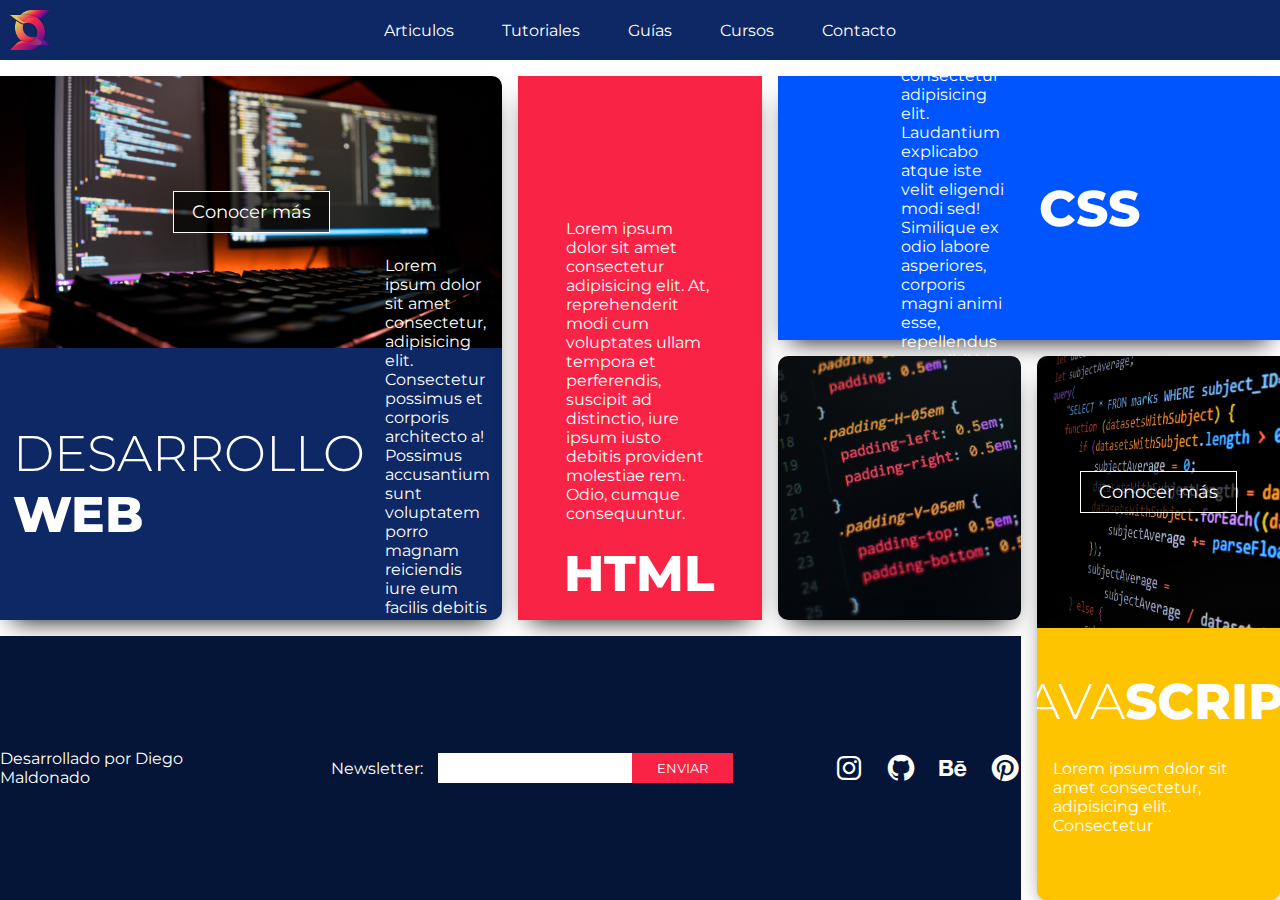
<file: index.html>
<!DOCTYPE html>
<html lang="en">
  <head>
    <meta charset="UTF-8" />
    <meta http-equiv="X-UA-Compatible" content="IE=edge" />
    <meta name="viewport" content="width=device-width, initial-scale=1.0" />
    <link
      href="https://unpkg.com/boxicons@2.1.2/css/boxicons.min.css"
      rel="stylesheet"
    />
    <link rel="stylesheet" href="styles/styles.css" />
    <title>Proyecto</title>
  </head>
  <body class="body">
    <header class="header">
      <div class="header__contenedor">
        <h1>
          <a href="index.html" class="logo">Mi página web</a>
        </h1>
        <input type="checkbox" id="btn-menu" />
        <label for="btn-menu"><i class="bx bx-menu-alt-right"></i></label>
        <nav class="menu">
          <ul>
            <li><a href="pages/articulos.html">Articulos</a></li>
            <li><a href="pages/tutoriales.html">Tutoriales</a></li>
            <li><a href="pages/guias.html">Guías</a></li>
            <li><a href="pages/cursos.html">Cursos</a></li>
            <li><a href="pages/contacto.html">Contacto</a></li>
          </ul>
        </nav>
      </div>
    </header>
    <main class="main">
      <div class="img-desarrollo"><a href="#">Conocer más</a></div>
      <div class="desarrollo">
        <h2>DESARROLLO <span>WEB</span></h2>
        <p>
          Lorem ipsum dolor sit amet consectetur, adipisicing elit. Consectetur
          possimus et corporis architecto a! Possimus accusantium sunt
          voluptatem porro magnam reiciendis iure eum facilis debitis
          asperiores. Cumque quo reiciendis dolorem!
        </p>
      </div>
    </main>
    <section class="section-html">
      <p>
        Lorem ipsum dolor sit amet consectetur adipisicing elit. At,
        reprehenderit modi cum voluptates ullam tempora et perferendis, suscipit
        ad distinctio, iure ipsum iusto debitis provident molestiae rem. Odio,
        cumque consequuntur.
      </p>
      <h2>HTML</h2>
    </section>
    <section class="section-css">
      <p>
        Lorem ipsum dolor, sit amet consectetur adipisicing elit. Laudantium
        explicabo atque iste velit eligendi modi sed! Similique ex odio labore
        asperiores, corporis magni animi esse, repellendus quo nihil id atque.
      </p>
      <h2>CSS</h2>
    </section>
    <div class="section-carrusel"></div>
    <section class="section-javascript">
      <div class="img-javascript"><a href="#">Conocer más</a></div>
      <div class="javascript">
        <h2>JAVA<span>SCRIPT</span></h2>
        <p>
          Lorem ipsum dolor sit amet consectetur, adipisicing elit. Consectetur
        </p>
      </div>
    </section>
    <footer class="footer">
      <p>Desarrollado por Diego Maldonado</p>
      <form action="" class="form">
        <label for="newsletter">Newsletter:</label>
        <input type="text" id="newsletter" />
        <input type="submit" value="ENVIAR" class="enviar"/>
      </form>
      <div class="redes-sociales">
        <ul>
          <li>
            <a href="#"><i class="bx bxl-instagram"></i></a>
          </li>
          <li>
            <a href="#"><i class="bx bxl-github"></i></a>
          </li>
          <li>
            <a href="#"><i class="bx bxl-behance"></i></a>
          </li>
          <li>
            <a href="#"><i class="bx bxl-pinterest"></i></a>
          </li>
        </ul>
      </div>
    </footer>
  </body>
</html>
</file>
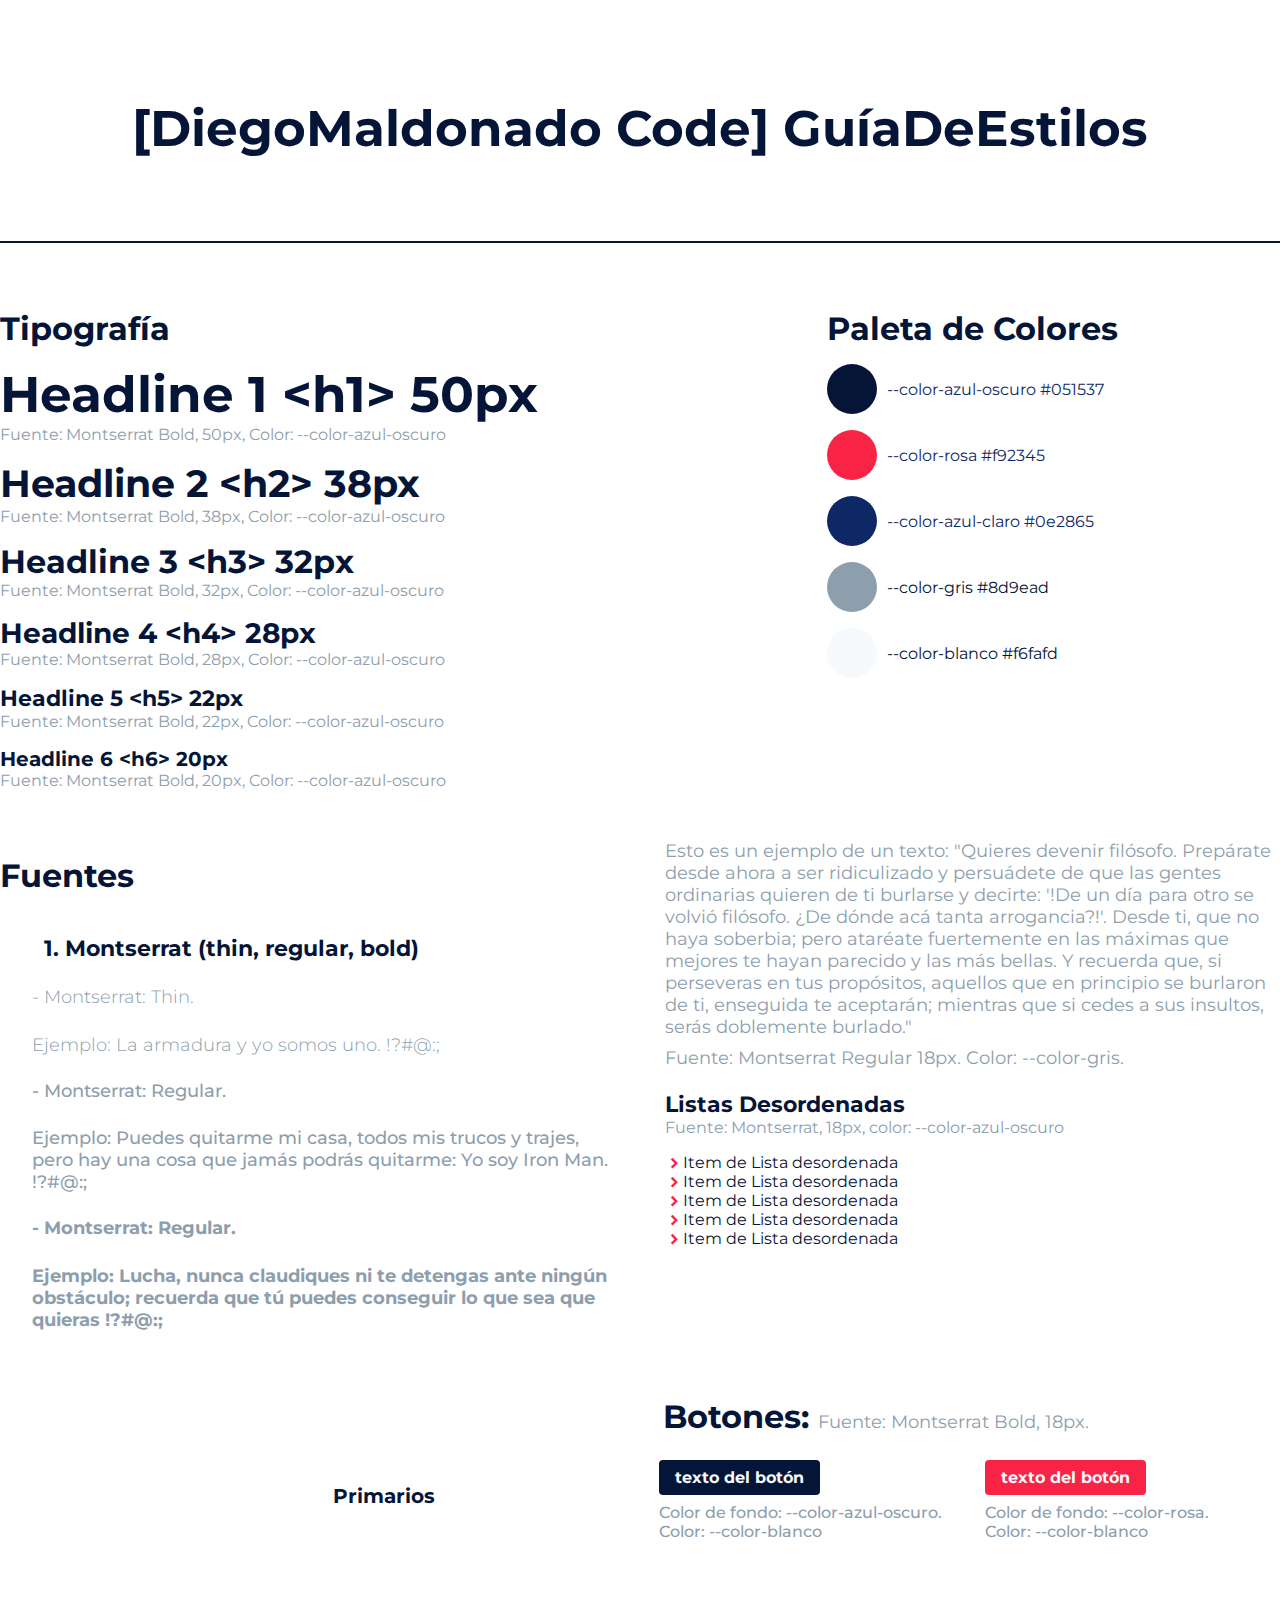
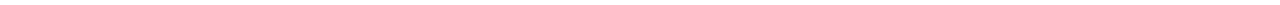
<file: pages/style-guide.html>
<!DOCTYPE html>
<html lang="en">
  <head>
    <meta charset="UTF-8" />
    <meta http-equiv="X-UA-Compatible" content="IE=edge" />
    <meta name="viewport" content="width=device-width, initial-scale=1.0" />
    <link
      href="https://unpkg.com/boxicons@2.1.2/css/boxicons.min.css"
      rel="stylesheet"
    />
    <link rel="stylesheet" href="../styles/styles-guide.css" />
    <title>Style Guide</title>
  </head>
  <body>
    <main>
      <header>
        <div class="contenedor">
          <h1>[DiegoMaldonado Code] GuíaDeEstilos</h1>
        </div>
      </header>
    </main>

    <section>
      <div class="contenedor">
        <div class="tipografia">
          <h3>Tipografía</h3>
          <h1>Headline 1 &lt;h1&gt; 50px</h1>
          <span>Fuente: Montserrat Bold, 50px, Color: --color-azul-oscuro</span>
          <h2>Headline 2 &lt;h2&gt; 38px</h2>
          <span>Fuente: Montserrat Bold, 38px, Color: --color-azul-oscuro</span>
          <h3>Headline 3 &lt;h3&gt; 32px</h3>
          <span>Fuente: Montserrat Bold, 32px, Color: --color-azul-oscuro</span>
          <h4>Headline 4 &lt;h4&gt; 28px</h4>
          <span>Fuente: Montserrat Bold, 28px, Color: --color-azul-oscuro</span>
          <h5>Headline 5 &lt;h5&gt; 22px</h5>
          <span>Fuente: Montserrat Bold, 22px, Color: --color-azul-oscuro</span>
          <h6>Headline 6 &lt;h6&gt; 20px</h6>
          <span>Fuente: Montserrat Bold, 20px, Color: --color-azul-oscuro</span>
        </div>
        <div class="colores">
          <h3>Paleta de Colores</h3>

          <div>
            <div class="color c1"></div>
            <span>--color-azul-oscuro #051537</span>
          </div>

          <div>
            <div class="color c2"></div>
            <span>--color-rosa #f92345</span>
          </div>

          <div>
            <div class="color c3"></div>
            <span>--color-azul-claro #0e2865</span>
          </div>

          <div>
            <div class="color c4"></div>
            --color-gris #8d9ead
          </div>

          <div>
            <div class="color c5"></div>
            --color-blanco #f6fafd
          </div>
        </div>
        <div class="fuentes">
          <h3>Fuentes</h3>
          <h5>1. Montserrat (thin, regular, bold)</h5>

          <div>
            <p class="thin">
              <span class="thin">- Montserrat: Thin.</span> <br />
              Ejemplo: La armadura y yo somos uno. !?#@:;
            </p>
          </div>
          <div>
            <p class="regular">
              <span class="regular">- Montserrat: Regular.</span> <br />
              Ejemplo: Puedes quitarme mi casa, todos mis trucos y trajes, pero
              hay una cosa que jamás podrás quitarme: Yo soy Iron Man. !?#@:;
            </p>
          </div>
          <div>
            <p class="bold">
              <span class="bold">- Montserrat: Regular.</span> <br />
              Ejemplo: Lucha, nunca claudiques ni te detengas ante ningún
              obstáculo; recuerda que tú puedes conseguir lo que sea que quieras
              !?#@:;
            </p>
          </div>
        </div>
        <div class="texto">
          <p>
            Esto es un ejemplo de un texto: "Quieres devenir filósofo. Prepárate
            desde ahora a ser ridiculizado y persuádete de que las gentes
            ordinarias quieren de ti burlarse y decirte: '!De un día para otro
            se volvió filósofo. ¿De dónde acá tanta arrogancia?!'. Desde ti, que
            no haya soberbia; pero ataréate fuertemente en las máximas que
            mejores te hayan parecido y las más bellas. Y recuerda que, si
            perseveras en tus propósitos, aquellos que en principio se burlaron
            de ti, enseguida te aceptarán; mientras que si cedes a sus insultos,
            serás doblemente burlado."
          </p>

          <p>Fuente: Montserrat Regular 18px. Color: --color-gris.</p>

          <h5>Listas Desordenadas</h5>
          <span>Fuente: Montserrat, 18px, color: --color-azul-oscuro</span>
          <ul>
            <li>
              <i class="bx bxs-chevron-right"></i>Item de Lista desordenada
            </li>
            <li>
              <i class="bx bxs-chevron-right"></i>Item de Lista desordenada
            </li>
            <li>
              <i class="bx bxs-chevron-right"></i>Item de Lista desordenada
            </li>
            <li>
              <i class="bx bxs-chevron-right"></i>Item de Lista desordenada
            </li>
            <li>
              <i class="bx bxs-chevron-right"></i>Item de Lista desordenada
            </li>
          </ul>
        </div>
        <div class="botones">
          <h3>Botones: <span>Fuente: Montserrat Bold, 18px.</span></h3>
          <div class="primarios">
            <h6>Primarios</h6>
            <div class="boton1">
              <a href="#" class="boton-primario">texto del botón</a>
              <div>
                <p>Color de fondo: --color-azul-oscuro.</p>
                <p>Color: --color-blanco</p>
              </div>
            </div>
            <div class="boton2">
              <a href="#" class="boton-secundario">texto del botón</a>
              <div>
                <p>Color de fondo: --color-rosa.</p>
                <p>Color: --color-blanco</p>
              </div>
            </div>
          </div>
          <div class="primarios-hover"></div>
        </div>
      </div>
    </section>
  </body>
</html>
</file>
<file: styles/styles.css>
@import url("https://fonts.googleapis.com/css2?family=Montserrat:ital,wght@0,100;0,200;0,300;0,400;0,500;0,600;0,700;0,800;0,900;1,100;1,200;1,300;1,400;1,500;1,600;1,700;1,800;1,900&display=swap");

* {
  margin: 0;
  padding: 0;
  box-sizing: border-box;
  list-style: none;
  text-decoration: none;
  font-family: "Montserrat", sans-serif;
  color: var(--color-azul-oscuro);
}

:root {
  --color-azul-claro: #0e2865;
  --color-rosa: #f92345;
  --color-azul-oscuro: #051537;
  --color-gris: #8d9ead;
  --color-blanco: #f6fafd;
}

.header__contenedor,
.main__contenedor {
  margin: auto;
  display: grid;
  grid-template-columns: 60px 1fr 60px;
  justify-content: space-between;
  align-items: center;
}

.header {
  background-color: var(--color-azul-claro);
  width: 100%;
  position: fixed;
  z-index: 2;
}

.logo {
  text-indent: -99999px;
  width: 60px;
  height: 60px;
  background: url(../images/logo.png);
  background-size: 40px;
  background-position: center center;
  background-repeat: no-repeat;
  display: block;
}

nav {
  grid-area: 1 / 2 / 2 / 3;
  justify-self: center;
}

.menu ul {
  display: flex;
  gap: 3em;
}

.menu ul a {
  color: white;
}

.bx {
  color: white;
  font-size: 32px;
  display: none;
}

#btn-menu {
  display: none;
}

.body {
  display: grid;
  grid-template-areas:
    "header header header header header"
    "main main seccion1 seccion2 seccion2"
    "main main seccion1 seccion2 seccion2"
    "main main seccion1 seccion3 seccion4"
    "main main seccion1 seccion3 seccion4"
    "footer footer footer footer seccion4"
    "footer footer footer footer seccion4";
  grid-template-columns: repeat(5, 1fr);
  grid-template-rows: 60px repeat(6, 1fr);
  height: 100vh;
  gap: 1em;
}

header {
  grid-area: header;
}

.main {
  grid-area: main;
  width: 100%;
  height: 100%;
  box-shadow: 0px 12px 24px -12px rgba(0, 0, 0, 1);
  -webkit-box-shadow: 0px 12px 24px -12px rgba(0, 0, 0, 1);
  border-radius: 0px 10px 10px 0px;
  overflow: hidden;
}

.img-desarrollo {
  height: 50%;
  background-image: url(../images/g3.jpg);
  background-size: cover;
  display: flex;
  justify-content: center;
  align-items: center;
}

.img-desarrollo a,
.img-javascript a {
  color: white;
  font-size: 18px;
  border: 1px solid white;
  padding: 0.5em 1em;
  background-color: #000000aa;
}

.desarrollo,
.section-html,
.section-css {
  height: 50%;
  background-color: var(--color-azul-claro);
  display: flex;
  align-items: center;
  justify-content: center;
  gap: 20px;
  padding: 1em;
  box-shadow: 0px 12px 24px -12px rgba(0, 0, 0, 1);
  -webkit-box-shadow: 0px 12px 24px -12px rgba(0, 0, 0, 1);
}

.desarrollo h2,
.section-html h2,
.javascript h2 {
  color: white;
  font-size: 50px;
  font-weight: 300;
}

.desarrollo h2 span,
.section-html h2,
.section-css h2,
.javascript span {
  color: white;
  font-size: 50px;
  font-weight: 800;
}

.desarrollo p,
.section-html p,
.section-css p {
  color: white;
  width: 70%;
}

.section-html {
  height: 100%;
  grid-area: seccion1;
  background-color: #f92345;
  flex-direction: column;
  justify-content: flex-end;
  box-shadow: 0px 12px 24px -12px rgba(0, 0, 0, 1);
  -webkit-box-shadow: 0px 12px 24px -12px rgba(0, 0, 0, 1);
}

.section-css {
  grid-area: seccion2;
  background-color: rgb(0, 85, 255);
  height: 100%;
  box-shadow: 0px 12px 24px -12px rgba(0, 0, 0, 1);
  -webkit-box-shadow: 0px 12px 24px -12px rgba(0, 0, 0, 1);
}

.section-css p,
.section-css h2 {
  width: 25%;
}

.section-carrusel {
  width: 100%;
  height: 100%;
  grid-area: seccion3;
  background: url(../images/css.jpg);
  background-size: cover;
  box-shadow: 0px 12px 24px -12px rgba(0, 0, 0, 1);
  -webkit-box-shadow: 0px 12px 24px -12px rgba(0, 0, 0, 1);
  border-radius: 10px;
  overflow: hidden;
}

.section-javascript {
  grid-area: seccion4;
  height: 100%;
  box-shadow: 0px 12px 24px -12px rgba(0, 0, 0, 1);
  -webkit-box-shadow: 0px 12px 24px -12px rgba(0, 0, 0, 1);
  border-radius: 10px 0px 10px 10px;
  overflow: hidden;
 
}

.img-javascript {
  background-image: url(../images/javascript.jpg);
  background-size: cover;
  width: 100%;
  height: 50%;
}

.section-javascript {
  background-color: rgb(255, 196, 0);
}

.img-javascript {
  display: flex;
  justify-content: center;
  align-items: center;
}

.javascript {
  position: relative;
  display: flex;
  width: 100%;
  height: 50%;
  flex-direction: column;
  justify-content: center;
  align-items: center;
  gap: 1em;
  background-color: rgb(255, 196, 0);
  top: 0;
  transition: all 0.5s ease;
}

.javascript h2 {
  line-height: 1em;
}

.javascript p {
  color: white;
  padding: 1em;
}

.footer {
  grid-area: footer;
  background-color: #051537;
  width: 100%;
  height: 100%;
  display: flex;
  justify-content: center;
  align-items: center;
  gap: 100px;
}

.form {
  display: flex;
  align-items: center;
}

.form label {
  color: white;
  margin-right: 15px;
}
.form input {
  height: 30px;
  border-radius: 0px;
  border: none;
}

#newsletter {
  padding: 5px;
}

#newsletter:focus {
  outline: none;
}

.enviar {
  padding: 0 25px;
  background-color: #f92345;
  color: white;
}

.footer p {
  color: white;
}

.redes-sociales ul {
  display: flex;
  gap: 20px;
}

.redes-sociales ul li a .bx {
  display: block;
}

/* Articulos */

.body2 {
  background-color: #051537;
  display: grid;
  grid-template-areas:
    "header header header header header"
    "articulo1 articulo1 articulo1 articulo2 articulo2"
    "articulo1 articulo1 articulo1 articulo3 articulo4"
    "articulo1 articulo1 articulo1 articulo3 articulo4"
    "articulo5 articulo5 articulo6 articulo7 articulo7"
    "articulo5 articulo5 articulo6 articulo7 articulo7"
    "footer footer footer footer footer";
  grid-template-columns: repeat(5, 1fr);
  grid-template-rows: 60px repeat(5, 1fr) 60px;
  gap: 10px;
  height: 100vh;
}

.articulo1 {
  grid-area: articulo1;
  background-image: url(../images/a1.jpg);
  background-size: cover;
  display: flex;
}

.articulo2 {
  grid-area: articulo2;
  background-image: url(../images/a2.jpg);
  background-size: cover;
  display: flex;
}

.articulo3 {
  grid-area: articulo3;
  background-image: url(../images/a3.jpg);
  background-size: cover;
  display: flex;
}

.articulo4 {
  grid-area: articulo4;
  background-image: url(../images/a4.jpg);
  background-size: cover;
  display: flex;
}

.articulo5 {
  grid-area: articulo5;
  background-image: url(../images/a5.jpg);
  background-size: cover;
  display: flex;
}

.articulo6 {
  grid-area: articulo6;
  background-image: url(../images/a6.jpg);
  background-size: cover;
  display: flex;
}

.articulo7 {
  grid-area: articulo7;
  background-image: url(../images/a7.jpg);
  background-size: cover;
  display: flex;
}

.articulo1 div,
.articulo2 div,
.articulo3 div,
.articulo4 div,
.articulo5 div,
.articulo6 div,
.articulo7 div {
  background-color: white;
  display: flex;
  flex-direction: column;
  justify-content: center;
  align-items: center;
  padding: 0 15px;
  border-right: 10px solid #051537;
}

.articulo1 div,
.articulo5 div {
  width: 250px;
}

.articulo1 h2,
.articulo2 h2,
.articulo3 h2,
.articulo4 h2,
.articulo5 h2,
.articulo6 h2,
.articulo7 h2 {
  color: #051537;
  font-size: 25px;
}

.articulo1 a,
.articulo2 a,
.articulo3 a,
.articulo4 a,
.articulo5 a,
.articulo6 a,
.articulo7 a {
  color: #051537;
  font-size: 16px;
  border: 1px solid #051537;
  padding: 0.5em 1em;
  margin: 2em;
}

@media (min-width: 401px) and (max-width: 1200px) {
  .body {
    grid-template-areas:
      "header"
      "main"
      "seccion1"
      "seccion3"
      "seccion2"
      "seccion4"
      "footer";
    grid-template-columns: 1fr;
    grid-template-rows: 60px 800px 250px 250px 250px 500px 500px;
  }

  .section-html,
  .javascript {
    flex-direction: row;
  }

  .section-html h2,
  .section-css h2 {
    text-align: center;
  }

  .main p {
    width: 100%;
  }

  .main h2 {
    font-size: 40px;
  }

  .javascript {
    padding: 1em;
  }

  .section-html h2,
  .section-html p,
  .section-css h2,
  .section-css p,
  .javascript p,
  .javascript h2 {
    width: 100%;
  }
  .footer {
    display: flex;
    flex-flow: column;
  }

  .footer .form {
    display: flex;
    flex-flow: column;
    gap: 20px;
  }

  /* Articulos */

  .body2 {
    display: grid;
    grid-template-areas:
      "header header header header header"
      "articulo1 articulo1 articulo1 articulo2 articulo2"
      "articulo1 articulo1 articulo1 articulo3 articulo3"
      "articulo1 articulo1 articulo1 articulo4 articulo4"
      "articulo5 articulo5 articulo5 articulo7 articulo7"
      "articulo6 articulo6 articulo6 articulo7 articulo7"
      "footer footer footer footer footer";
    grid-template-columns: repeat(5, 1fr);
    grid-template-rows: 60px repeat(5, 1fr) 60px;
  }

  .articulo1 {
    grid-area: articulo1;
    display: flex;
    flex-direction: column;
    align-items: center;
    justify-content: center;
  }

  .articulo2 {
    grid-area: articulo2;
    display: flex;
    flex-direction: column;
    justify-content: center;
  }

  .articulo3 {
    grid-area: articulo3;
    display: flex;
    flex-direction: column;
    align-items: center;
    justify-content: center;
  }

  .articulo4 {
    grid-area: articulo4;
    display: flex;
    flex-direction: column;
    align-items: center;
    justify-content: center;
  }

  .articulo5 {
    grid-area: articulo5;
    display: flex;
    flex-direction: column;
    align-items: center;
    justify-content: center;
  }

  .articulo6 {
    grid-area: articulo6;
    display: flex;
    display: flex;
    flex-direction: column;
    align-items: center;
    justify-content: center;
  }

  .articulo7 {
    grid-area: articulo7;
    display: flex;
    flex-direction: column;
    align-items: center;
    justify-content: center;
  }
}

@media (max-width: 400px) {
  .body {
    grid-template-areas:
      "header"
      "main"
      "seccion1"
      "seccion3"
      "seccion2"
      "seccion4"
      "footer";
    grid-template-columns: 1fr;
    grid-template-rows: 60px 800px 250px 250px 250px 500px 500px;
  }

  .desarrollo,
  .section-css {
    flex-direction: column;
  }

  nav {
    display: none;
  }

  .main p {
    width: 100%;
  }

  .main h2 {
    font-size: 40px;
  }

  .javascript {
    padding: 1em;
  }

  .section-html h2,
  .section-html p,
  .section-css h2,
  .section-css p,
  .javascript p,
  .javascript h2 {
    width: 100%;
  }

  .footer {
    display: flex;
    flex-flow: column;
  }

  .footer .form {
    display: flex;
    flex-flow: column;
    gap: 20px;
  }

  /* Articulos */

  .body2 {
    display: grid;
    grid-template-areas:
      "header header"
      "articulo1 articulo1"
      "articulo2 articulo3"
      "articulo4 articulo4"
      "articulo5 articulo6"
      "articulo7 articulo7"
      "footer footer";
    grid-template-columns: 1fr 1fr;
    grid-template-rows: 60px repeat(5, 250px) 500px;
  }

  .articulo1 {
    grid-area: articulo1;
    display: flex;
  }

  .articulo2 {
    grid-area: articulo2;
    display: flex;
    justify-content: center;
    align-items: flex-end;
  }

  .articulo3 {
    grid-area: articulo3;
    display: flex;
    justify-content: center;
    align-items: flex-end;
  }

  .articulo4 {
    grid-area: articulo4;
    display: flex;
    justify-content: flex-end;
  }

  .articulo5 {
    grid-area: articulo5;
    display: flex;

    align-items: flex-end;
  }

  .articulo6 {
    grid-area: articulo6;
    display: flex;
    align-items: flex-end;
  }

  .articulo7 {
    grid-area: articulo7;
    display: flex;
  }

  .articulo1 div,
  .articulo2 div,
  .articulo3 div,
  .articulo4 div,
  .articulo5 div,
  .articulo6 div,
  .articulo7 div {
    background-color: white;
    display: flex;
    flex-direction: column;
    justify-content: center;
    align-items: center;
    padding: 15px;
  }

  .articulo1 h2,
  .articulo2 h2,
  .articulo3 h2,
  .articulo4 h2,
  .articulo5 h2,
  .articulo6 h2,
  .articulo7 h2 {
    color: #051537;
    font-size: 25px;
  }

  .articulo1 a,
  .articulo2 a,
  .articulo3 a,
  .articulo4 a,
  .articulo5 a,
  .articulo6 a,
  .articulo7 a {
    color: #051537;
    font-size: 14px;
    border: 1px solid #051537;
    padding: 0.5em 1em;
  }
}
</file>
<file: styles/styles-guide.css>
@import url("https://fonts.googleapis.com/css2?family=Montserrat:ital,wght@0,100;0,200;0,300;0,400;0,500;0,600;0,700;0,800;0,900;1,100;1,200;1,300;1,400;1,500;1,600;1,700;1,800;1,900&display=swap");

* {
  margin: 0;
  padding: 0;
  box-sizing: border-box;
  list-style: none;
  text-decoration: none;
  font-family: "Montserrat", sans-serif;
  color: var(--color-azul-oscuro);
}

:root {
  --color-azul-claro: #0e2865;
  --color-rosa: #f92345;
  --color-azul-oscuro: #051537;
  --color-gris: #8d9ead;
  --color-blanco: #f6fafd;
}

header,
section {
  width: 100%;
}

.contenedor {
  max-width: 1440px;
  margin: auto;
  padding: 50px 0;
  display: flex;
  justify-content: space-between;
}

h1,
h2,
h3,
h4,
h5,
h6 {
  margin-top: 16px;
  font-weight: bold;
}

h1 {
  font-size: 50px;
  color: var(--color-azul-oscuro);
}

h2 {
  font-size: 38px;
}

h3 {
  font-size: 32px;
}

h4 {
  font-size: 28px;
}

h5 {
  font-size: 22px;
}

h6 {
  font-size: 20px;
}

p {
  font-size: 18px;
}

span {
  color: var(--color-gris);
}

/* Fin Guía de Estilos */

header {
  padding: 2em;
  border-bottom: 2px solid var(--color-azul-oscuro);
  text-align: center;
}

header .contenedor {
  justify-content: center;
  flex-wrap: wrap;
}

section .contenedor {
  display: grid;
  grid-template-columns: 1fr 1fr 1fr 1fr;
  grid-template-rows: repeat(1fr);
  grid-gap: 50px;
}

.tipografia {
  grid-area: 1 / 1 / 2 / 3;
}

.colores {
  grid-area: 1 / 3 / 2 / 5;
}

.fuentes {
  grid-area: 2 / 1 / 3 / 3;
}

.botones {
  width: 100%;
  grid-area: 3 / 2 / 4 / 5;
  justify-self: flex-end;
}

.texto {
  grid-area: 2 / 3 / 4 / 5;
}

.color {
  width: 50px;
  height: 50px;
  border-radius: 100%;
}

.color.c1 {
  background-color: var(--color-azul-oscuro);
}

.color.c2 {
  background-color: var(--color-rosa);
}

.color.c3 {
  background-color: var(--color-azul-claro);
}

.color.c4 {
  background-color: var(--color-gris);
}

.color.c5 {
  background-color: var(--color-blanco);
}

.colores {
  display: flex;
  flex-direction: column;
  margin: 0 auto;
}

.colores > div {
  display: flex;
  align-items: center;
  gap: 10px;
  margin-top: 16px;
  justify-self: center;
}

.colores span {
  color: var(--color-azul-claro);
}

.thin {
  font-weight: 300;
  color: var(--color-gris);
}

.regular {
  font-weight: 500;
  color: var(--color-gris);
}

.bold {
  font-weight: bold;
  color: var(--color-gris);
}

p.thin,
p.regular,
p.bold {
  display: flex;
  flex-direction: column;
  gap: 0.2em;
}

.fuentes {
  display: flex;
  flex-flow: column;
  gap: 1.5em;
}

.fuentes div,
.fuentes h5 {
  margin-left: 2em;
}

.texto p {
  color: var(--color-gris);
  font-size: 18px;
}

.texto p:nth-child(2) {
  margin-top: 0.5em;
}

.texto h5 {
  margin-top: 1em;
}

.texto ul {
  margin-top: 1em;
}

li {
  display: flex;
  align-items: center;
}

.bx {
  color: var(--color-rosa);
  font-size: 18px;
}

.botones {
  display: grid;
  grid-template-columns: 1fr 1fr 1fr;
  grid-template-rows: 1fr 1fr;

  gap: 2em 2.7em;
}

.botones h3 {
  grid-area: 1 / 2 / 2 / 4;
}

.botones h3 span {
  font-size: 18px;
  font-weight: normal;
}

.boton1 {
  grid-area: 1 / 2 / 2 / 3;
}
.boton2 {
  grid-area: 1 / 3 / 2 /4;
}

.boton1 div,
.boton2 div {
  margin-top: 1em;
}

.primarios {
  width: 100%;
  display: grid;
  grid-auto-flow: row;
  grid-template-columns: 1fr 1fr 1fr;
  gap: 2em;
  grid-area: 2 / 1 / 4 / 4;
}

.primarios p {
  color: var(--color-gris);
  font-size: 1em;
  font-weight: 500;
}

.boton-primario {
  font-weight: bold;
  color: var(--color-blanco);
  background-color: var(--color-azul-oscuro);
  padding: 0.5em 1em;
  border-radius: 0.25em;
}

.boton-secundario {
  font-weight: bold;
  color: var(--color-blanco);
  background-color: var(--color-rosa);
  padding: 0.5em 1em;
  border-radius: 0.25em;
}
</file>
